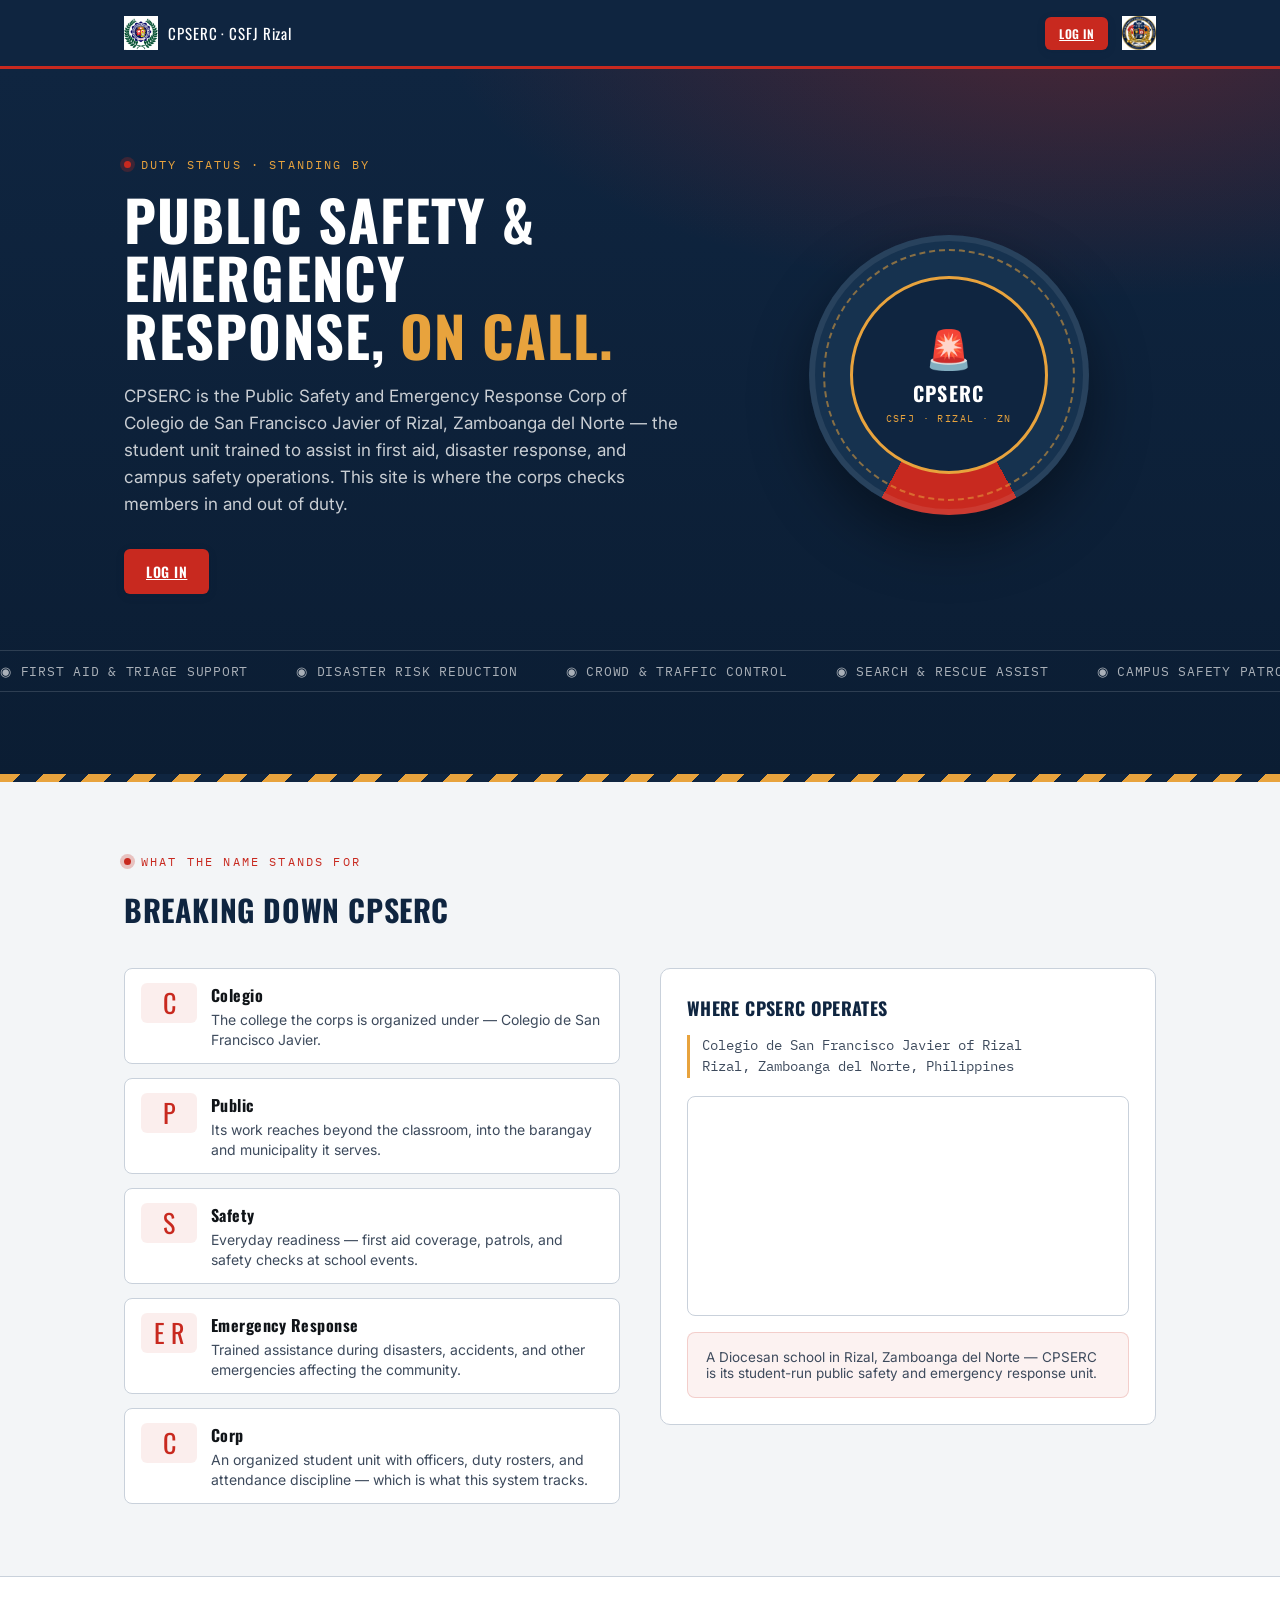
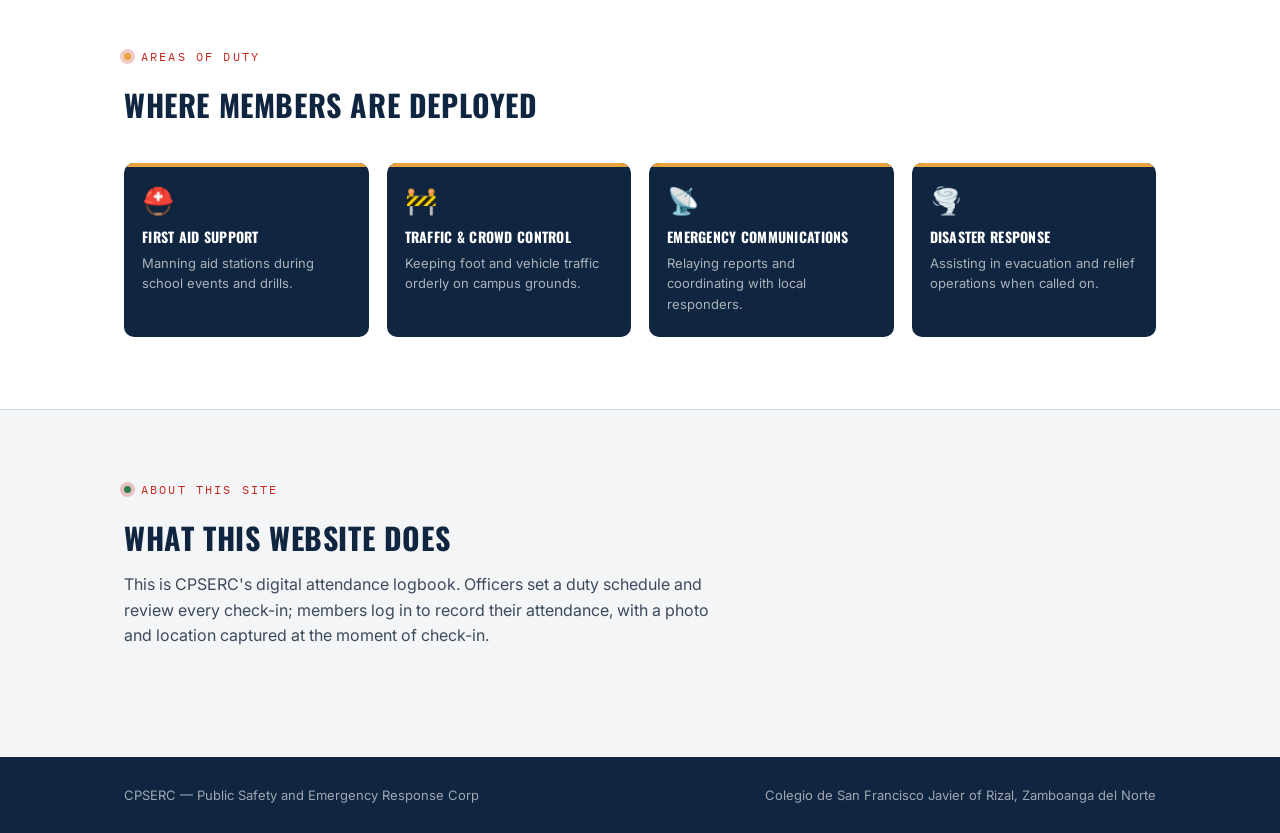
<file: index.html>
<!DOCTYPE html>
<html lang="en">
<head>
<meta charset="UTF-8">
<meta name="viewport" content="width=device-width, initial-scale=1.0">
<title>CPSERC — Colegio de San Francisco Javier</title>
<link rel="stylesheet" href="css/style.css">
<style>
  .hero{
    background:
      radial-gradient(1100px 500px at 85% -10%, rgba(200,41,31,.35), transparent 60%),
      linear-gradient(180deg, var(--navy) 0%, #0B1D33 100%);
    color:var(--white);
    position:relative;
    overflow:hidden;
    padding:88px 0 90px;
  }
  .hero::after{
    content:'';
    position:absolute; left:0; right:0; bottom:0; height:8px;
    background:repeating-linear-gradient(-45deg, var(--amber) 0 16px, var(--navy) 16px 32px);
  }
  .hero-grid{ display:grid; grid-template-columns:1.15fr .85fr; gap:56px; align-items:center; }
  .eyebrow{
    font-family:var(--f-mono); font-size:12px; letter-spacing:.18em; text-transform:uppercase;
    color:var(--amber); display:flex; align-items:center; gap:10px; margin-bottom:18px;
  }
  .eyebrow .dot{ width:7px; height:7px; border-radius:50%; background:var(--red); box-shadow:0 0 0 4px rgba(200,41,31,.25); }
  .hero h1{
    font-size:clamp(34px, 5vw, 56px); line-height:1.04; margin-bottom:18px; color:var(--white);
  }
  .hero h1 span{ color:var(--amber); }
  .hero p.lead{ color:rgba(255,255,255,.78); font-size:17px; max-width:52ch; }
  .hero-actions{ display:flex; gap:14px; margin-top:30px; flex-wrap:wrap; }

  /* Signature element — duty badge / patch */
  .badge-wrap{ display:flex; justify-content:center; }
  .patch{
    width:280px; height:280px; border-radius:50%; position:relative;
    background:conic-gradient(from 180deg, var(--red) 0 8%, var(--navy-2) 8% 92%, var(--red) 92% 100%);
    display:flex; align-items:center; justify-content:center;
    box-shadow:0 25px 60px rgba(0,0,0,.4), inset 0 0 0 6px rgba(255,255,255,.08);
  }
  .patch::before{
    content:''; position:absolute; inset:14px; border-radius:50%;
    border:2px dashed rgba(232,163,61,.55);
  }
  .patch-inner{
    width:198px; height:198px; border-radius:50%; background:var(--navy);
    display:flex; flex-direction:column; align-items:center; justify-content:center;
    text-align:center; border:3px solid var(--amber);
  }
  .patch-inner .glyph{ font-size:38px; margin-bottom:6px; }
  .patch-inner b{ font-family:var(--f-display); font-size:20px; letter-spacing:.06em; }
  .patch-inner small{ font-family:var(--f-mono); font-size:10px; letter-spacing:.14em; color:var(--amber); margin-top:4px; }

  /* dispatch ticker */
  .ticker{
    border-top:1px solid rgba(255,255,255,.14); border-bottom:1px solid rgba(255,255,255,.14);
    overflow:hidden; white-space:nowrap; margin-top:56px;
  }
  .ticker-track{
    display:inline-flex; gap:48px; padding:12px 0;
    animation:scroll 26s linear infinite;
    font-family:var(--f-mono); font-size:12.5px; letter-spacing:.06em; color:rgba(255,255,255,.65);
  }
  @keyframes scroll{ from{ transform:translateX(0); } to{ transform:translateX(-50%); } }

  section{ padding:72px 0; }
  .section-head{ max-width:60ch; margin-bottom:36px; }
  .section-head .eyebrow{ color:var(--red); }
  .section-head h2{ color:var(--navy); font-size:30px; }

  .about-grid{ display:grid; grid-template-columns:1fr 1fr; gap:40px; align-items:start; }
  .meaning-list{ list-style:none; margin:0; padding:0; display:grid; gap:14px; }
  .meaning-list li{
    display:grid; grid-template-columns:56px 1fr; gap:14px; align-items:start;
    background:var(--white); border:1px solid var(--steel-200); border-radius:8px; padding:14px 16px;
  }
  .meaning-list .letter{
    font-family:var(--f-display); font-size:26px; color:var(--red); background:rgba(200,41,31,.08);
    border-radius:6px; display:flex; align-items:center; justify-content:center; height:40px;
  }
  .meaning-list b{ font-family:var(--f-display); letter-spacing:.03em; display:block; margin-bottom:2px; }
  .meaning-list span{ color:var(--steel); font-size:14px; }

  .location-card{ background:var(--white); border:1px solid var(--steel-200); border-radius:10px; padding:26px; }
  .location-card h3{ color:var(--navy); font-size:18px; }
  .location-card .addr{ font-family:var(--f-mono); font-size:13.5px; color:var(--steel); border-left:3px solid var(--amber); padding-left:12px; margin:14px 0 18px; }
  .map-frame{ border-radius:8px; overflow:hidden; border:1px solid var(--steel-200); height:220px; }
  .map-frame iframe{ width:100%; height:100%; border:0; }

  .duty-grid{ display:grid; grid-template-columns:repeat(4, 1fr); gap:18px; }
  .duty-card{ background:var(--navy); color:#fff; border-radius:10px; padding:22px 18px; position:relative; overflow:hidden; }
  .duty-card::before{ content:''; position:absolute; top:0; left:0; right:0; height:4px; background:var(--amber); }
  .duty-card .glyph{ font-size:26px; margin-bottom:10px; display:block; }
  .duty-card h4{ font-size:14px; color:#fff; margin-bottom:6px; }
  .duty-card p{ color:rgba(255,255,255,.65); font-size:13px; margin:0; }

  .portal-grid{ display:grid; grid-template-columns:1fr 1fr; gap:24px; }
  .portal-card{
    background:var(--white); border:1px solid var(--steel-200); border-radius:10px;
    padding:30px; display:flex; flex-direction:column; gap:14px;
  }
  .portal-card .tag{ font-family:var(--f-mono); font-size:11px; letter-spacing:.12em; color:var(--red); text-transform:uppercase; }
  .portal-card h3{ font-size:22px; color:var(--navy); }
  .portal-card p{ font-size:14px; }

  .about-note{
    background:rgba(200,41,31,.06); border:1px solid rgba(200,41,31,.18);
    border-radius:8px; padding:16px 18px; font-size:13.5px; color:var(--steel);
  }

  footer{ background:var(--navy); color:rgba(255,255,255,.6); padding:30px 0; font-size:13px; }
  footer .container{ display:flex; justify-content:space-between; flex-wrap:wrap; gap:10px; }

  @media (max-width:860px){
    .hero-grid, .about-grid, .portal-grid{ grid-template-columns:1fr; }
    .badge-wrap{ order:-1; }
    .duty-grid{ grid-template-columns:repeat(2,1fr); }
  }

  /* -------- Logos (CPSERC = left, CSFJ = right) -------- */
  .topbar .container{ display:flex; align-items:center; justify-content:space-between; }
  .brand{ display:flex; align-items:center; gap:10px; }
  .brand-logo{ height:34px; width:auto; object-fit:contain; }
  .topbar-right{ display:flex; align-items:center; gap:14px; }
</style>
</head>
<body>

<header class="topbar">
  <div class="container">
    <div class="brand">
      <img src="images/csfj.png" alt="CSFJ Logo" class="brand-logo">
      CPSERC · CSFJ Rizal
    </div>
    <div class="topbar-right">
      <a href="login.html" class="btn btn-primary btn-sm">Log In</a>
      <img src="images/cpserc.png" alt="CPSERC Logo" class="brand-logo">
    </div>
  </div>
</header>

<section class="hero">
  <div class="container hero-grid">
    <div>
      <div class="eyebrow"><span class="dot"></span> DUTY STATUS · STANDING BY</div>
      <h1>Public Safety &amp; Emergency<br>Response, <span>on call.</span></h1>
      <p class="lead">
        CPSERC is the Public Safety and Emergency Response Corp of Colegio de San Francisco
        Javier of Rizal, Zamboanga del Norte — the student unit trained to assist in first aid,
        disaster response, and campus safety operations. This site is where the corps checks
        members in and out of duty.
      </p>
      <div class="hero-actions">
        <a href="login.html" class="btn btn-primary">Log In</a>
      </div>
    </div>
    <div class="badge-wrap">
      <div class="patch">
        <div class="patch-inner">
          <span class="glyph">🚨</span>
          <b>CPSERC</b>
          <small>CSFJ · RIZAL · ZN</small>
        </div>
      </div>
    </div>
  </div>

  <div class="ticker">
    <div class="ticker-track">
      <span>◉ FIRST AID &amp; TRIAGE SUPPORT</span>
      <span>◉ DISASTER RISK REDUCTION</span>
      <span>◉ CROWD &amp; TRAFFIC CONTROL</span>
      <span>◉ SEARCH &amp; RESCUE ASSIST</span>
      <span>◉ CAMPUS SAFETY PATROL</span>
      <span>◉ EMERGENCY COMMUNICATIONS</span>
      <span>◉ FIRST AID &amp; TRIAGE SUPPORT</span>
      <span>◉ DISASTER RISK REDUCTION</span>
      <span>◉ CROWD &amp; TRAFFIC CONTROL</span>
      <span>◉ SEARCH &amp; RESCUE ASSIST</span>
      <span>◉ CAMPUS SAFETY PATROL</span>
      <span>◉ EMERGENCY COMMUNICATIONS</span>
    </div>
  </div>
</section>

<section>
  <div class="container">
    <div class="section-head">
      <div class="eyebrow"><span class="dot" style="background:var(--red);"></span> WHAT THE NAME STANDS FOR</div>
      <h2>Breaking down CPSERC</h2>
    </div>
    <div class="about-grid">
      <ul class="meaning-list">
        <li><span class="letter">C</span><div><b>Colegio</b><span>The college the corps is organized under — Colegio de San Francisco Javier.</span></div></li>
        <li><span class="letter">P</span><div><b>Public</b><span>Its work reaches beyond the classroom, into the barangay and municipality it serves.</span></div></li>
        <li><span class="letter">S</span><div><b>Safety</b><span>Everyday readiness — first aid coverage, patrols, and safety checks at school events.</span></div></li>
        <li><span class="letter">E R</span><div><b>Emergency Response</b><span>Trained assistance during disasters, accidents, and other emergencies affecting the community.</span></div></li>
        <li><span class="letter">C</span><div><b>Corp</b><span>An organized student unit with officers, duty rosters, and attendance discipline — which is what this system tracks.</span></div></li>
      </ul>

      <div class="location-card">
        <h3>Where CPSERC operates</h3>
        <p class="addr">Colegio de San Francisco Javier of Rizal<br>Rizal, Zamboanga del Norte, Philippines</p>
        <div class="map-frame">
          <iframe loading="lazy" referrerpolicy="no-referrer-when-downgrade"
            src="https://www.google.com/maps?q=Colegio+de+San+Francisco+Javier+Rizal+Zamboanga+del+Norte&output=embed">
          </iframe>
        </div>
        <div style="margin-top:16px;" class="about-note">
          A Diocesan school in Rizal, Zamboanga del Norte — CPSERC is its student-run public
          safety and emergency response unit.
        </div>
      </div>
    </div>
  </div>
</section>

<section style="background:var(--white); border-top:1px solid var(--steel-200); border-bottom:1px solid var(--steel-200);">
  <div class="container">
    <div class="section-head">
      <div class="eyebrow"><span class="dot" style="background:var(--amber);"></span> AREAS OF DUTY</div>
      <h2>Where members are deployed</h2>
    </div>
    <div class="duty-grid">
      <div class="duty-card"><span class="glyph">⛑️</span><h4>First Aid Support</h4><p>Manning aid stations during school events and drills.</p></div>
      <div class="duty-card"><span class="glyph">🚧</span><h4>Traffic &amp; Crowd Control</h4><p>Keeping foot and vehicle traffic orderly on campus grounds.</p></div>
      <div class="duty-card"><span class="glyph">📡</span><h4>Emergency Communications</h4><p>Relaying reports and coordinating with local responders.</p></div>
      <div class="duty-card"><span class="glyph">🌪️</span><h4>Disaster Response</h4><p>Assisting in evacuation and relief operations when called on.</p></div>
    </div>
  </div>
</section>

<section>
  <div class="container">
    <div class="section-head">
      <div class="eyebrow"><span class="dot" style="background:var(--green);"></span> ABOUT THIS SITE</div>
      <h2>What this website does</h2>
      <p>
        This is CPSERC's digital attendance logbook. Officers set a duty schedule and review
        every check-in; members log in to record their attendance, with a photo and location
        captured at the moment of check-in.
      </p>
    </div>
  </div>
</section>

<footer>
  <div class="container">
    <div>CPSERC — Public Safety and Emergency Response Corp</div>
    <div>Colegio de San Francisco Javier of Rizal, Zamboanga del Norte</div>
  </div>
</footer>

</body>
</html>
</file>
<file: css/style.css>
/* ==========================================================================
   CPSERC — Public Safety and Emergency Response Corp
   Design tokens: dispatch-board / duty-badge identity
   ========================================================================== */

@import url('https://fonts.googleapis.com/css2?family=Oswald:wght@400;500;600;700&family=Inter:wght@400;500;600;700&family=IBM+Plex+Mono:wght@400;500;600&display=swap');

:root{
  /* palette */
  --navy:        #0F2540;   /* command navy — headers, dark surfaces */
  --navy-2:      #16324F;   /* raised navy panel */
  --red:         #C8291F;   /* signal red — primary action / alert */
  --red-dark:    #9E1E17;
  --amber:       #E8A33D;   /* caution amber — pending state */
  --green:       #2E7D4F;   /* radio green — accepted / active state */
  --steel:       #3D4A5C;   /* steel grey — secondary text, borders */
  --steel-200:   #C9D1DB;
  --fog:         #F3F5F7;   /* fog white — page background */
  --white:       #FFFFFF;
  --ink:         #101418;

  /* type */
  --f-display: 'Oswald', sans-serif;
  --f-body:    'Inter', sans-serif;
  --f-mono:    'IBM Plex Mono', monospace;

  --radius: 6px;
  --shadow: 0 2px 10px rgba(15,37,64,.10), 0 1px 2px rgba(15,37,64,.08);
}

*, *::before, *::after{ box-sizing:border-box; }
html{ scroll-behavior:smooth; }
body{
  margin:0;
  font-family:var(--f-body);
  background:var(--fog);
  color:var(--ink);
  -webkit-font-smoothing:antialiased;
}
h1,h2,h3,h4{ font-family:var(--f-display); letter-spacing:.02em; margin:0 0 .4em; text-transform:uppercase; }
p{ margin:0 0 1em; line-height:1.6; color:var(--steel); }
a{ color:inherit; }
img{ max-width:100%; display:block; }
button{ font-family:var(--f-body); cursor:pointer; }
input, select, textarea{ font-family:var(--f-body); }

.mono{ font-family:var(--f-mono); }

/* hazard divider — used sparingly */
.hazard-rule{
  height:6px;
  background:repeating-linear-gradient(135deg, var(--amber) 0 14px, var(--navy) 14px 28px);
  border-radius:3px;
}

/* ---- buttons ---- */
.btn{
  display:inline-flex; align-items:center; justify-content:center; gap:8px;
  border:none; border-radius:var(--radius);
  padding:12px 22px;
  font-weight:600; font-size:14px; letter-spacing:.04em; text-transform:uppercase;
  font-family:var(--f-display);
  transition:transform .12s ease, box-shadow .12s ease, opacity .12s ease, background .15s ease;
}
.btn:active{ transform:translateY(1px); }
.btn:disabled{ opacity:.45; cursor:not-allowed; transform:none; }
.btn-primary{ background:var(--red); color:var(--white); box-shadow:var(--shadow); }
.btn-primary:not(:disabled):hover{ background:var(--red-dark); }
.btn-navy{ background:var(--navy); color:var(--white); }
.btn-navy:not(:disabled):hover{ background:var(--navy-2); }
.btn-ghost{ background:transparent; color:var(--navy); border:1.5px solid var(--steel-200); }
.btn-ghost:not(:disabled):hover{ border-color:var(--navy); }
.btn-outline-light{ background:transparent; color:var(--white); border:1.5px solid rgba(255,255,255,.55); }
.btn-outline-light:hover{ border-color:var(--white); background:rgba(255,255,255,.08); }
.btn-sm{ padding:8px 14px; font-size:12px; }
.btn-block{ width:100%; }
.btn-green{ background:var(--green); color:var(--white); }
.btn-green:not(:disabled):hover{ filter:brightness(1.08); }

/* ---- cards / surfaces ---- */
.card{
  background:var(--white);
  border-radius:10px;
  box-shadow:var(--shadow);
  border:1px solid rgba(15,37,64,.06);
}

/* ---- form elements ---- */
.field{ margin-bottom:16px; text-align:left; }
.field label{
  display:block; font-family:var(--f-display); font-size:12px; letter-spacing:.08em;
  text-transform:uppercase; color:var(--steel); margin-bottom:6px;
}
.field input, .field select{
  width:100%; padding:11px 13px; border-radius:var(--radius);
  border:1.5px solid var(--steel-200); font-size:15px; background:var(--white); color:var(--ink);
}
.field input:focus, .field select:focus{ outline:none; border-color:var(--navy); }
.field small{ color:var(--steel); font-size:12px; }

/* ---- status pill ---- */
.pill{
  display:inline-flex; align-items:center; gap:6px;
  font-family:var(--f-mono); font-size:11px; letter-spacing:.05em; text-transform:uppercase;
  padding:4px 10px; border-radius:999px; font-weight:600;
}
.pill-pending{ background:rgba(232,163,61,.16); color:#8a5c11; }
.pill-accepted{ background:rgba(46,125,79,.14); color:var(--green); }
.pill-inactive{ background:rgba(61,74,92,.12); color:var(--steel); }
.pill-active{ background:rgba(46,125,79,.14); color:var(--green); }
.pill::before{ content:''; width:6px; height:6px; border-radius:50%; background:currentColor; }

/* ---- utility layout ---- */
.container{ max-width:1080px; margin:0 auto; padding:0 24px; }
.topbar{
  background:var(--navy); color:var(--white);
  padding:16px 0; position:sticky; top:0; z-index:40;
  border-bottom:3px solid var(--red);
}
.topbar .container{ display:flex; align-items:center; justify-content:space-between; }
.brand{ display:flex; align-items:center; gap:10px; font-family:var(--f-display); font-size:15px; letter-spacing:.06em; }
.brand .badge-mini{
  width:34px; height:34px; border-radius:50%;
  background:radial-gradient(circle at 35% 30%, var(--red) 0 40%, var(--navy-2) 41% 100%);
  border:2px solid var(--amber); flex-shrink:0;
}

.page-shell{ min-height:calc(100vh - 68px); padding:32px 0 64px; }

.toast{
  position:fixed; bottom:24px; left:50%; transform:translateX(-50%);
  background:var(--navy); color:var(--white); padding:12px 20px; border-radius:var(--radius);
  font-size:14px; box-shadow:var(--shadow); z-index:200; opacity:0; pointer-events:none;
  transition:opacity .2s ease, transform .2s ease; max-width:90vw; text-align:center;
}
.toast.show{ opacity:1; transform:translateX(-50%) translateY(-6px); }
.toast.err{ background:var(--red-dark); }
.toast.ok{ background:var(--green); }

/* ---- modal ---- */
.modal-backdrop{
  position:fixed; inset:0; background:rgba(15,20,24,.62);
  display:none; align-items:center; justify-content:center; z-index:100; padding:20px;
}
.modal-backdrop.show{ display:flex; }
.modal{
  background:var(--white); border-radius:10px; max-width:480px; width:100%;
  max-height:90vh; overflow-y:auto; box-shadow:0 20px 60px rgba(0,0,0,.35);
}
.modal-head{
  display:flex; align-items:center; justify-content:space-between;
  padding:18px 22px; border-bottom:1px solid var(--steel-200);
}
.modal-head h3{ margin:0; font-size:16px; }
.modal-close{ background:none; border:none; font-size:20px; color:var(--steel); line-height:1; }
.modal-body{ padding:22px; }

/* scrollbar-lite for lists */
.scroll-list{ max-height:60vh; overflow-y:auto; }

.spinner{
  width:18px; height:18px; border-radius:50%;
  border:2.5px solid rgba(255,255,255,.4); border-top-color:#fff;
  animation:spin .7s linear infinite; display:inline-block;
}
@keyframes spin{ to{ transform:rotate(360deg); } }

.empty-state{
  text-align:center; padding:40px 20px; color:var(--steel);
}
.empty-state .glyph{ font-size:34px; margin-bottom:10px; }

@media (max-width:640px){
  .container{ padding:0 16px; }
}






/* Container wrap sa password input ug icon */
.password-container {
  position: relative !important;
  width: 100%;
  display: flex;
  align-items: center;
}

/* Hatagan og espasyo sa tuo ang input para dili matabonan sa icon ang password */
.password-container input {
  width: 100%;
  padding-right: 42px !important;
  box-sizing: border-box;
}

/* Posisyon ug design sa Eye Button */
.eye-btn {
  position: absolute;
  right: 12px;
  top: 50%;
  transform: translateY(-50%);
  background: transparent;
  border: none;
  outline: none;
  cursor: pointer;
  padding: 0;
  display: flex;
  align-items: center;
  justify-content: center;
  color: var(--steel, #64748b);
  z-index: 10;
}

/* Color inag hover sa mata */
.eye-btn:hover {
  color: var(--red, #c8291f);
}

/* Sizing sa SVG Icon */
.eye-btn svg {
  width: 20px;
  height: 20px;
  stroke: currentColor;
  fill: none;
  stroke-width: 2;
  stroke-linecap: round;
  stroke-linejoin: round;
}
</file>
